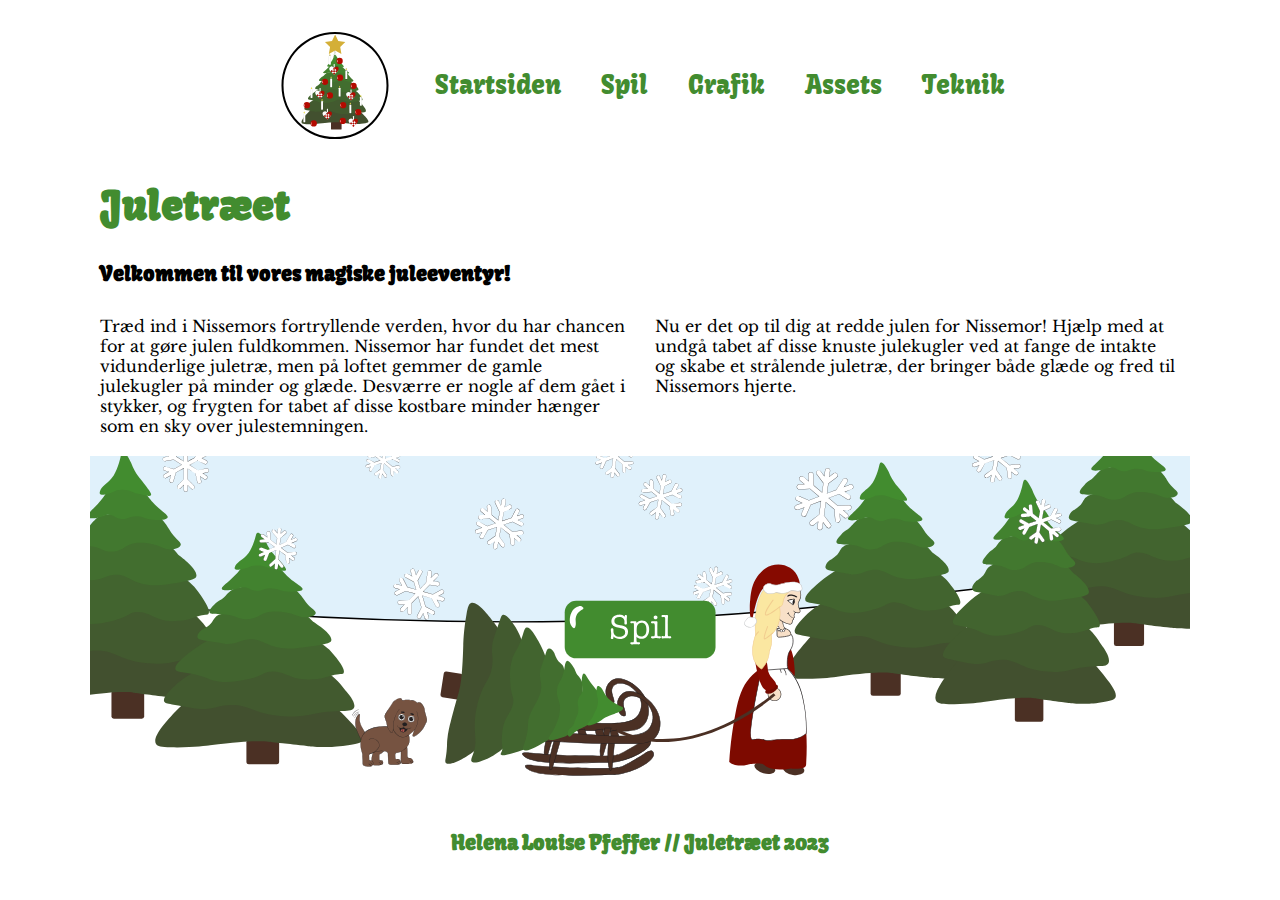
<file: index.html>
<!DOCTYPE html>
<html lang="da">
  <head>
    <meta charset="UTF-8" />
    <meta name="viewport" content="width=device-width, initial-scale=1.0" />
    <title>Startside</title>
    <link rel="stylesheet" href="general.css" />
    <link rel="stylesheet" href="animation.css" />
    <link rel="stylesheet" href="layout.css" />
    <meta name="robots" content="noindex" />
    <link rel="preconnect" href="https://fonts.googleapis.com" />
    <link rel="preconnect" href="https://fonts.gstatic.com" crossorigin />
    <link
      href="https://fonts.googleapis.com/css2?family=Kavoon&display=swap"
      rel="stylesheet"
    />
    <link rel="preconnect" href="https://fonts.googleapis.com" />
    <link rel="preconnect" href="https://fonts.gstatic.com" crossorigin />
    <link
      href="https://fonts.googleapis.com/css2?family=Libre+Baskerville&display=swap"
      rel="stylesheet"
    />
    <link rel="apple-touch-icon" sizes="180x180" href="/apple-touch-icon.png" />
    <link
      rel="icon"
      type="image/png"
      sizes="32x32"
      href="favicon_io/favicon-32x32.png"
    />
    <link
      rel="icon"
      type="image/png"
      sizes="16x16"
      href="favicon_io/favicon-16x16.png"
    />
    <link rel="manifest" href="/site.webmanifest" />
  </head>
  <body>
    <header>
      <nav>
        <a href="index.html">
          <img id="logo" src="img/logo.svg" alt="Logo" />
        </a>
        <ul>
          <li><a href="index.html">Startsiden</a></li>
          <li><a href="spil.html">Spil</a></li>
          <li><a href="grafik.html">Grafik</a></li>
          <li><a href="assets.html">Assets</a></li>
          <li><a href="teknik.html">Teknik</a></li>
        </ul>
      </nav>
    </header>
    <main>
      <h1>Juletræet</h1>

      <button class="forside_knap" onclick="window.location.href='spil.html';">
        <img src="img/knap_spil.svg" alt="forside knap" />
      </button>
      <h3>Velkommen til vores magiske juleeventyr!</h3>
      <div class="index_tekst">
        <div>
          <p>
            Træd ind i Nissemors fortryllende verden, hvor du har chancen for at
            gøre julen fuldkommen. Nissemor har fundet det mest vidunderlige
            juletræ, men på loftet gemmer de gamle julekugler på minder og
            glæde. Desværre er nogle af dem gået i stykker, og frygten for tabet
            af disse kostbare minder hænger som en sky over julestemningen.
          </p>
        </div>

        <div>
          <p>
            Nu er det op til dig at redde julen for Nissemor! Hjælp med at undgå
            tabet af disse knuste julekugler ved at fange de intakte og skabe et
            strålende juletræ, der bringer både glæde og fred til Nissemors
            hjerte.
          </p>
        </div>
      </div>
      <img
        class="index_billede"
        src="img/spil_1.svg"
        alt="Nissemor med sin hund og et fældet juletræ"
      />
    </main>
    <footer>
      <h4>Helena Louise Pfeffer // Juletræet 2023</h4>
    </footer>
    <script src="js.js"></script>
  </body>
</html>
</file>
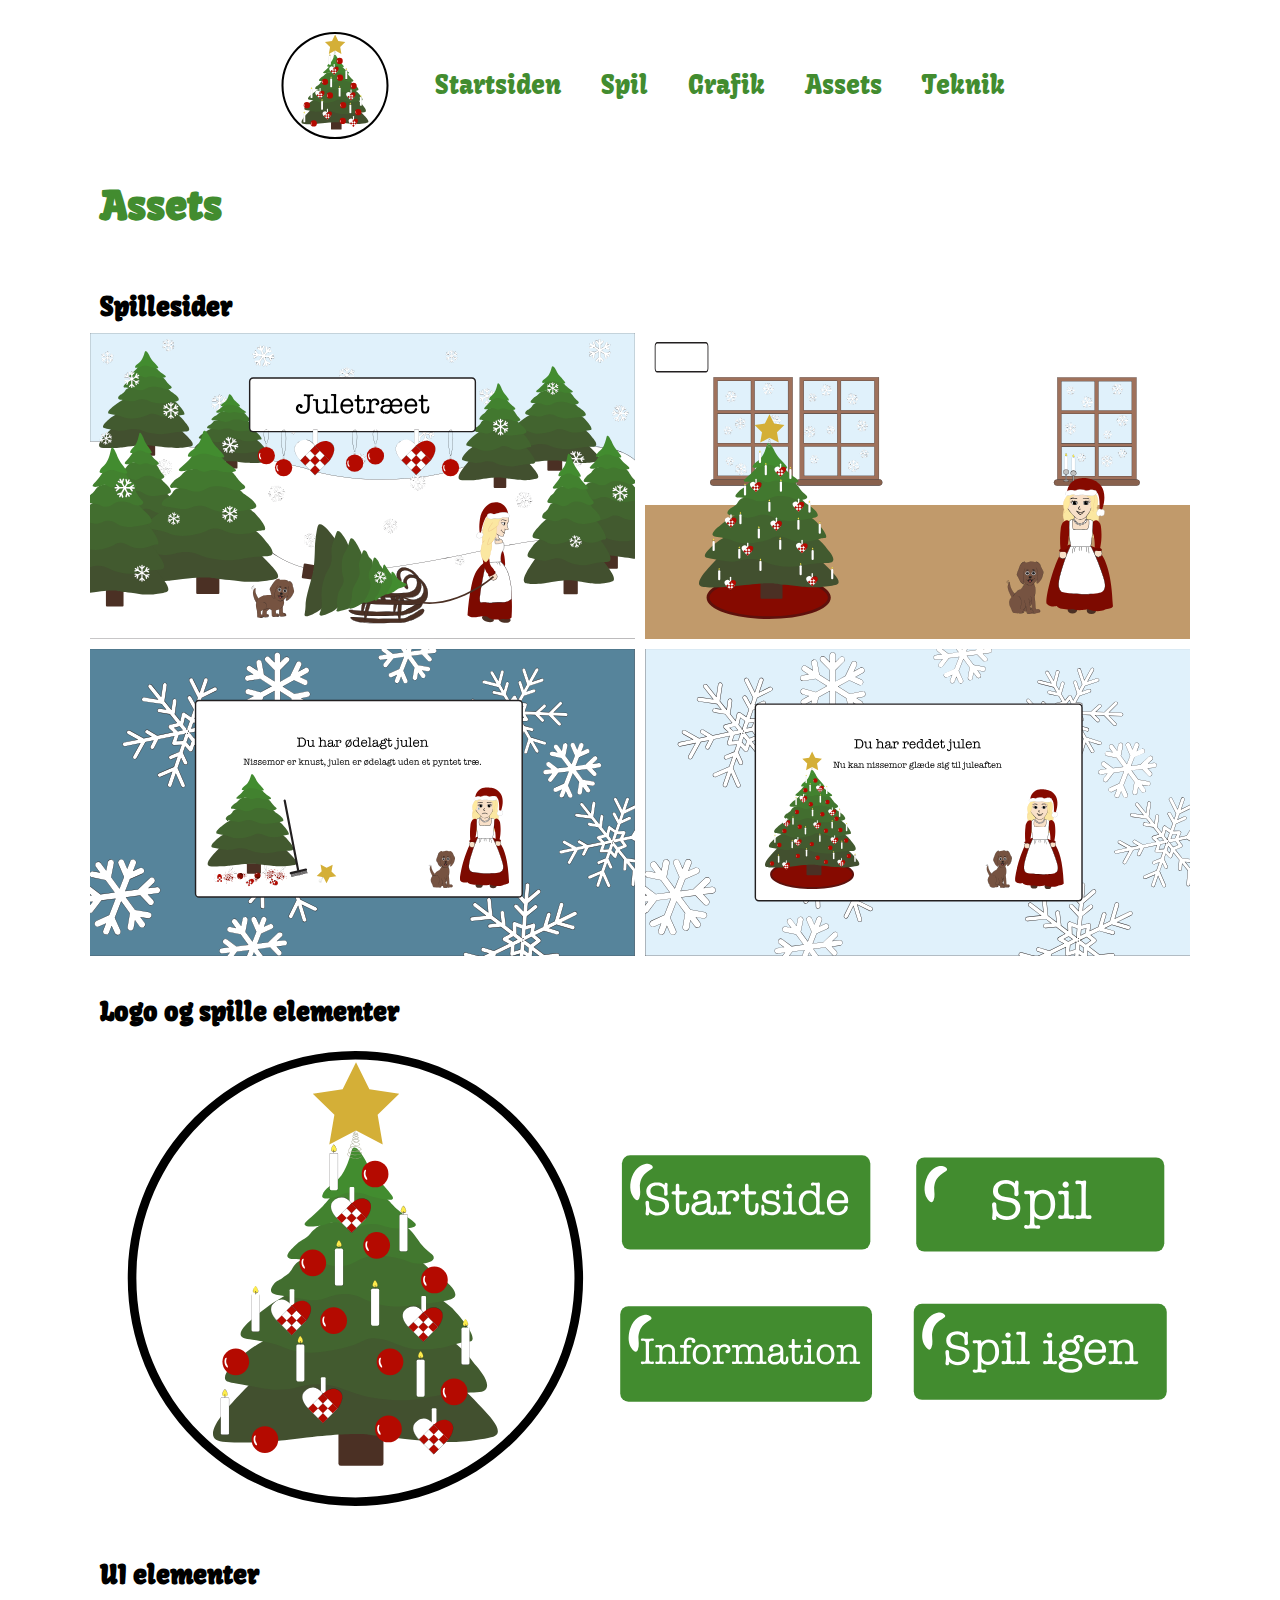
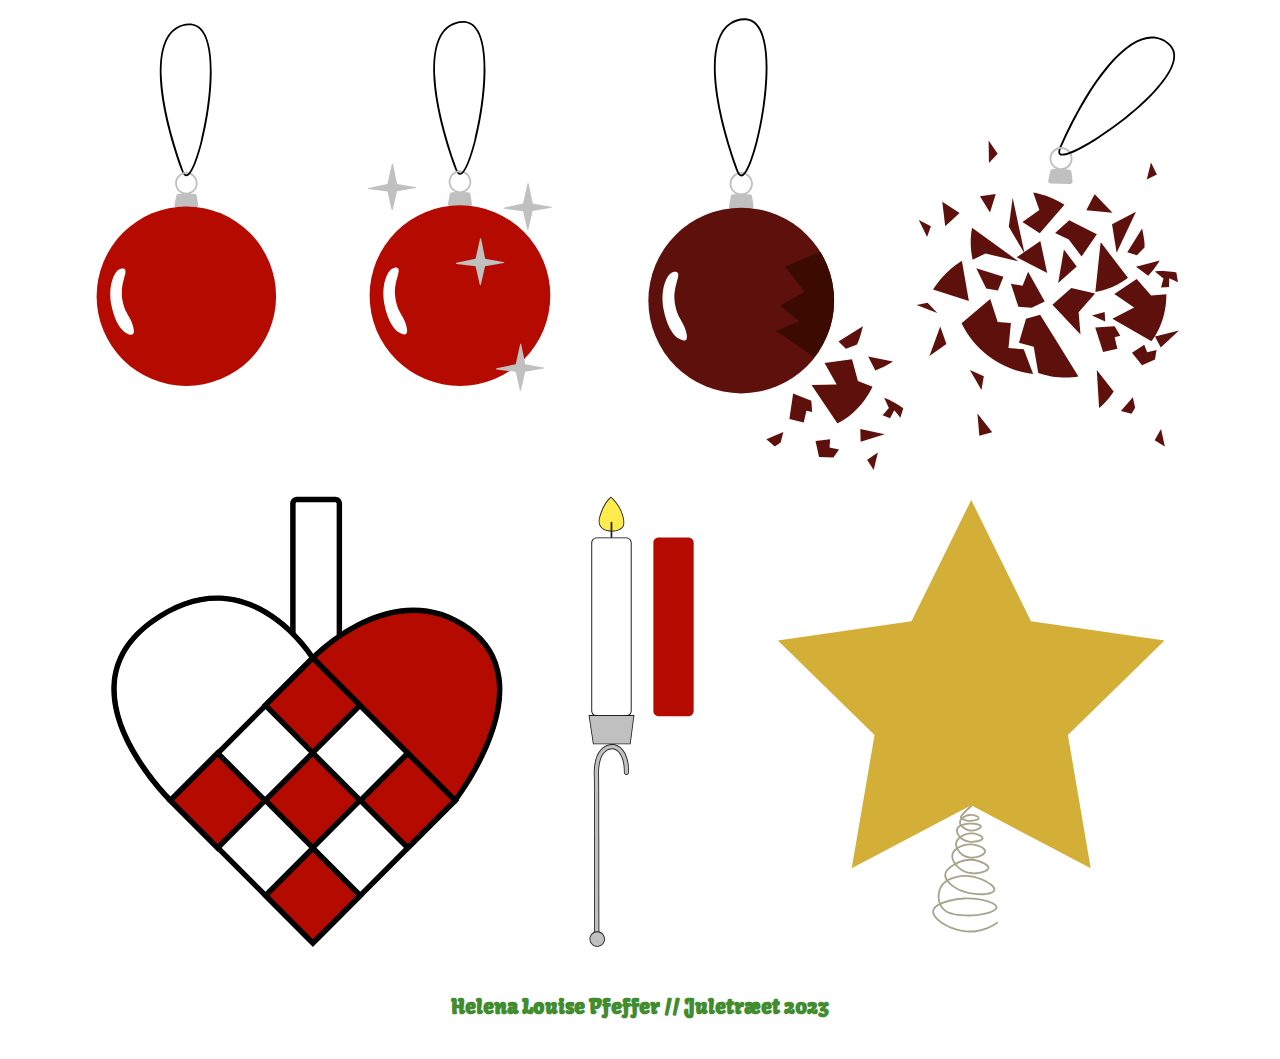
<file: assets.html>
<!DOCTYPE html>
<html lang="da">
  <head>
    <meta charset="UTF-8" />
    <meta name="viewport" content="width=device-width, initial-scale=1.0" />
    <title>Assets</title>
    <link rel="stylesheet" href="general.css" />
    <link rel="stylesheet" href="animation.css" />
    <link rel="stylesheet" href="layout.css" />
    <meta name="robots" content="noindex" />
    <link rel="preconnect" href="https://fonts.googleapis.com" />
    <link rel="preconnect" href="https://fonts.gstatic.com" crossorigin />
    <link
      href="https://fonts.googleapis.com/css2?family=Kavoon&display=swap"
      rel="stylesheet"
    />
    <link rel="preconnect" href="https://fonts.googleapis.com" />
    <link rel="preconnect" href="https://fonts.gstatic.com" crossorigin />
    <link
      href="https://fonts.googleapis.com/css2?family=Libre+Baskerville&display=swap"
      rel="stylesheet"
    />
    <link rel="apple-touch-icon" sizes="180x180" href="/apple-touch-icon.png" />
    <link
      rel="icon"
      type="image/png"
      sizes="32x32"
      href="favicon_io/favicon-32x32.png"
    />
    <link
      rel="icon"
      type="image/png"
      sizes="16x16"
      href="favicon_io/favicon-16x16.png"
    />
    <link rel="manifest" href="/site.webmanifest" />
  </head>
  <body>
    <header>
      <nav>
        <a href="index.html">
          <img id="logo" src="img/logo.svg" alt="Logo" />
        </a>
        <ul>
          <li><a href="index.html">Startsiden</a></li>
          <li><a href="spil.html">Spil</a></li>
          <li><a href="grafik.html">Grafik</a></li>
          <li><a href="assets.html">Assets</a></li>
          <li><a href="teknik.html">Teknik</a></li>
        </ul>
      </nav>
    </header>
    <main>
      <h1>Assets</h1>
      <h2>Spillesider</h2>
      <div class="Spillesider">
        <img class="Spilleside_1" src="img/startside.svg" alt="Startside" />
        <img class="Spilleside_2" src="img/spiludenboks.svg" alt="Spil" />
        <img class="Spilleside_3" src="img/tabt.svg" alt="Game over" />
        <img class="Spilleside_4" src="img/vundet.svg" alt="Level complete" />
      </div>
      <h2>Logo og spille elementer</h2>
      <img src="img/Artboard.svg" alt="knapper" />
      <h2>UI elementer</h2>
      <img src="img/julekugler.svg" alt="Julekugler" />
      <img src="img/elementer.svg" alt="Liv, tid, point" />
      <script src="js.js"></script>
    </main>
    <footer>
      <h4>Helena Louise Pfeffer // Juletræet 2023</h4>
    </footer>
  </body>
</html>
</file>
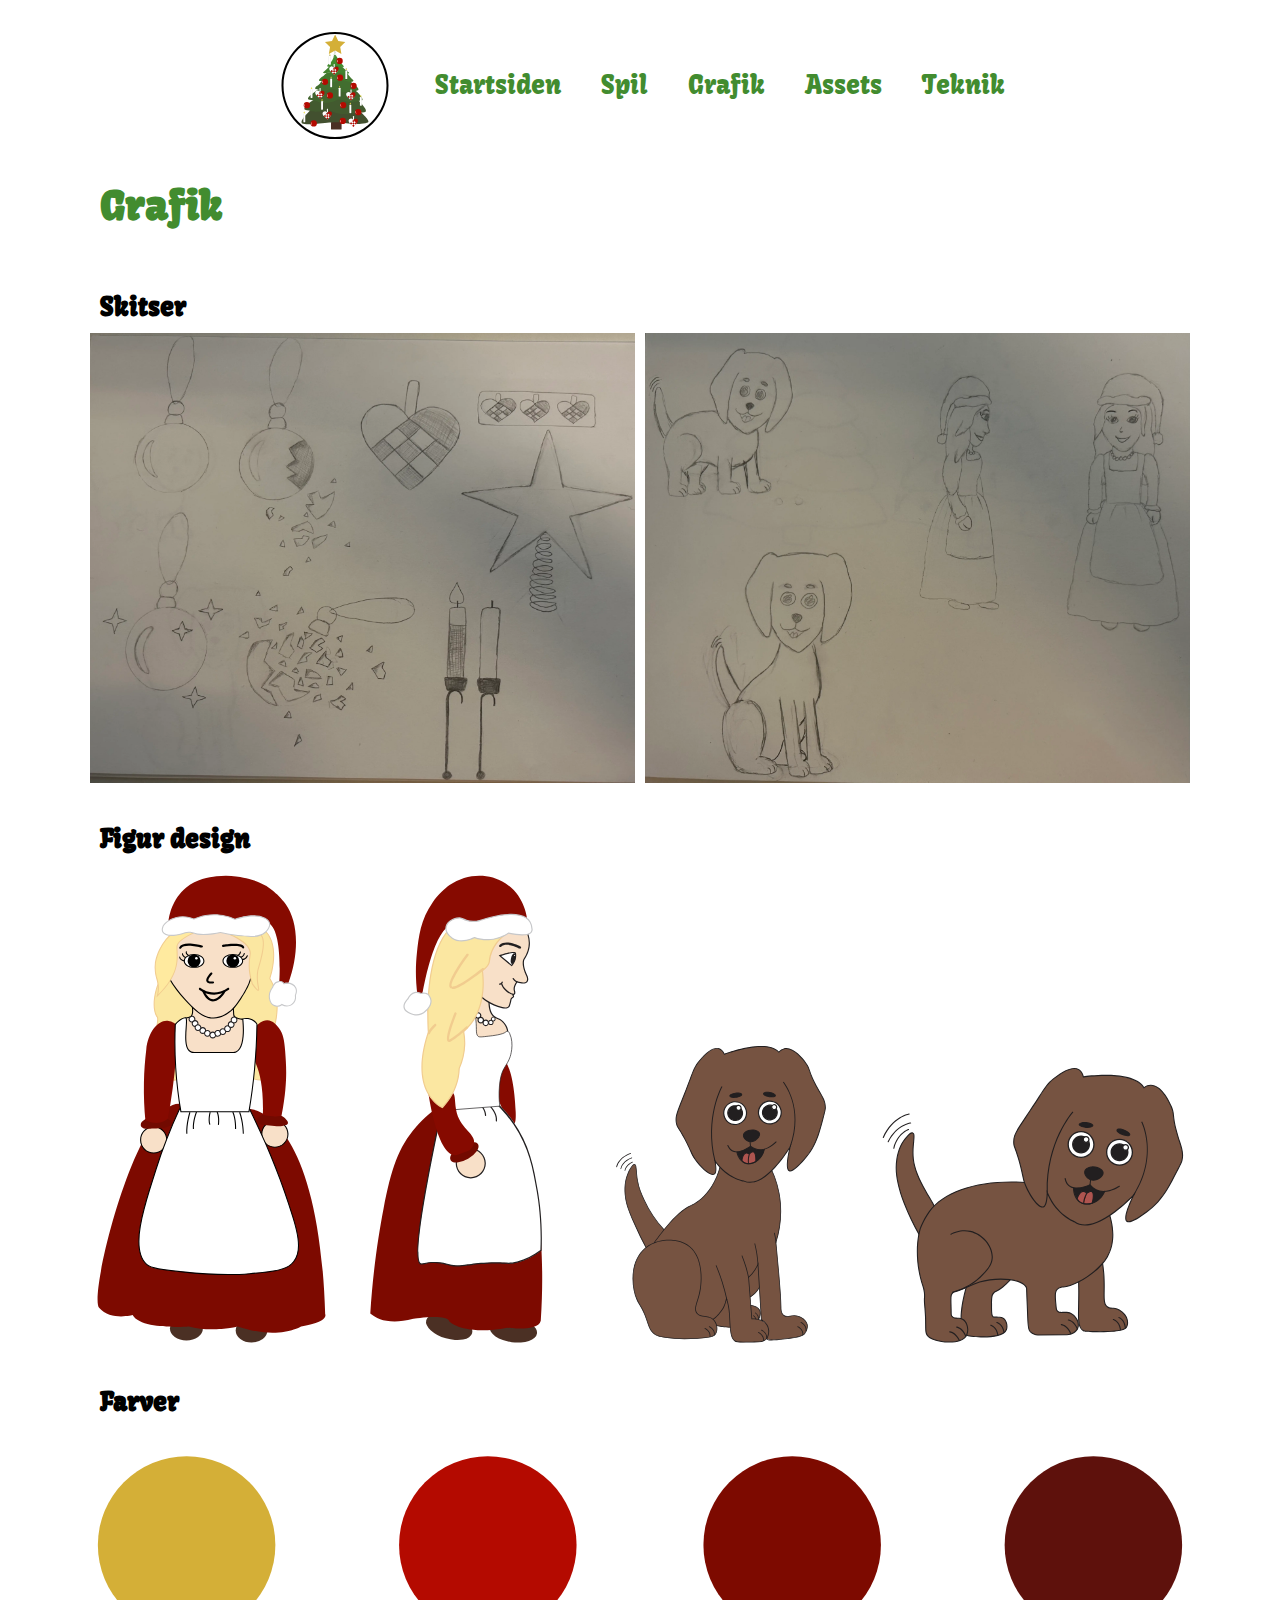
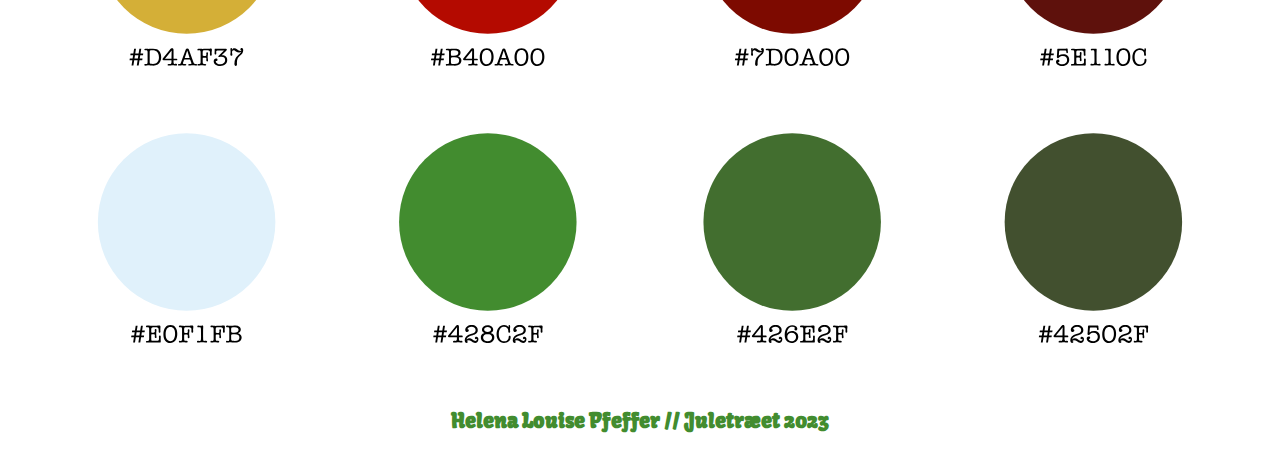
<file: grafik.html>
<!DOCTYPE html>
<html lang="da">
  <head>
    <meta charset="UTF-8" />
    <meta name="viewport" content="width=device-width, initial-scale=1.0" />
    <title>Grafik</title>
    <link rel="stylesheet" href="general.css" />
    <link rel="stylesheet" href="animation.css" />
    <link rel="stylesheet" href="layout.css" />
    <meta name="robots" content="noindex" />
    <link rel="preconnect" href="https://fonts.googleapis.com" />
    <link rel="preconnect" href="https://fonts.gstatic.com" crossorigin />
    <link
      href="https://fonts.googleapis.com/css2?family=Kavoon&display=swap"
      rel="stylesheet"
    />
    <link rel="preconnect" href="https://fonts.googleapis.com" />
    <link rel="preconnect" href="https://fonts.gstatic.com" crossorigin />
    <link
      href="https://fonts.googleapis.com/css2?family=Libre+Baskerville&display=swap"
      rel="stylesheet"
    />
    <link rel="apple-touch-icon" sizes="180x180" href="/apple-touch-icon.png" />
    <link
      rel="icon"
      type="image/png"
      sizes="32x32"
      href="favicon_io/favicon-32x32.png"
    />
    <link
      rel="icon"
      type="image/png"
      sizes="16x16"
      href="favicon_io/favicon-16x16.png"
    />
    <link rel="manifest" href="/site.webmanifest" />
  </head>
  <body>
    <header>
      <nav>
        <a href="index.html">
          <img id="logo" src="img/logo.svg" alt="Logo" />
        </a>
        <ul>
          <li><a href="index.html">Startsiden</a></li>
          <li><a href="spil.html">Spil</a></li>
          <li><a href="grafik.html">Grafik</a></li>
          <li><a href="assets.html">Assets</a></li>
          <li><a href="teknik.html">Teknik</a></li>
        </ul>
      </nav>
    </header>
    <main>
      <h1>Grafik</h1>
      <h2>Skitser</h2>
      <div class="Skitse_grid">
        <img class="billede_1" src="img/IMG_7139.webp" alt="Skitse1" />
        <img class="billede_2" src="img/IMG_7140.webp" alt="Skitse2" />
      </div>
      <h2>Figur design</h2>
      <img src="img/figurer.svg" alt="Figurer" />
      <h2>Farver</h2>
      <img src="img/Farver.svg" alt="Farver" />
    </main>
    <footer>
      <h4>Helena Louise Pfeffer // Juletræet 2023</h4>
    </footer>
    <script src="js.js"></script>
  </body>
</html>
</file>
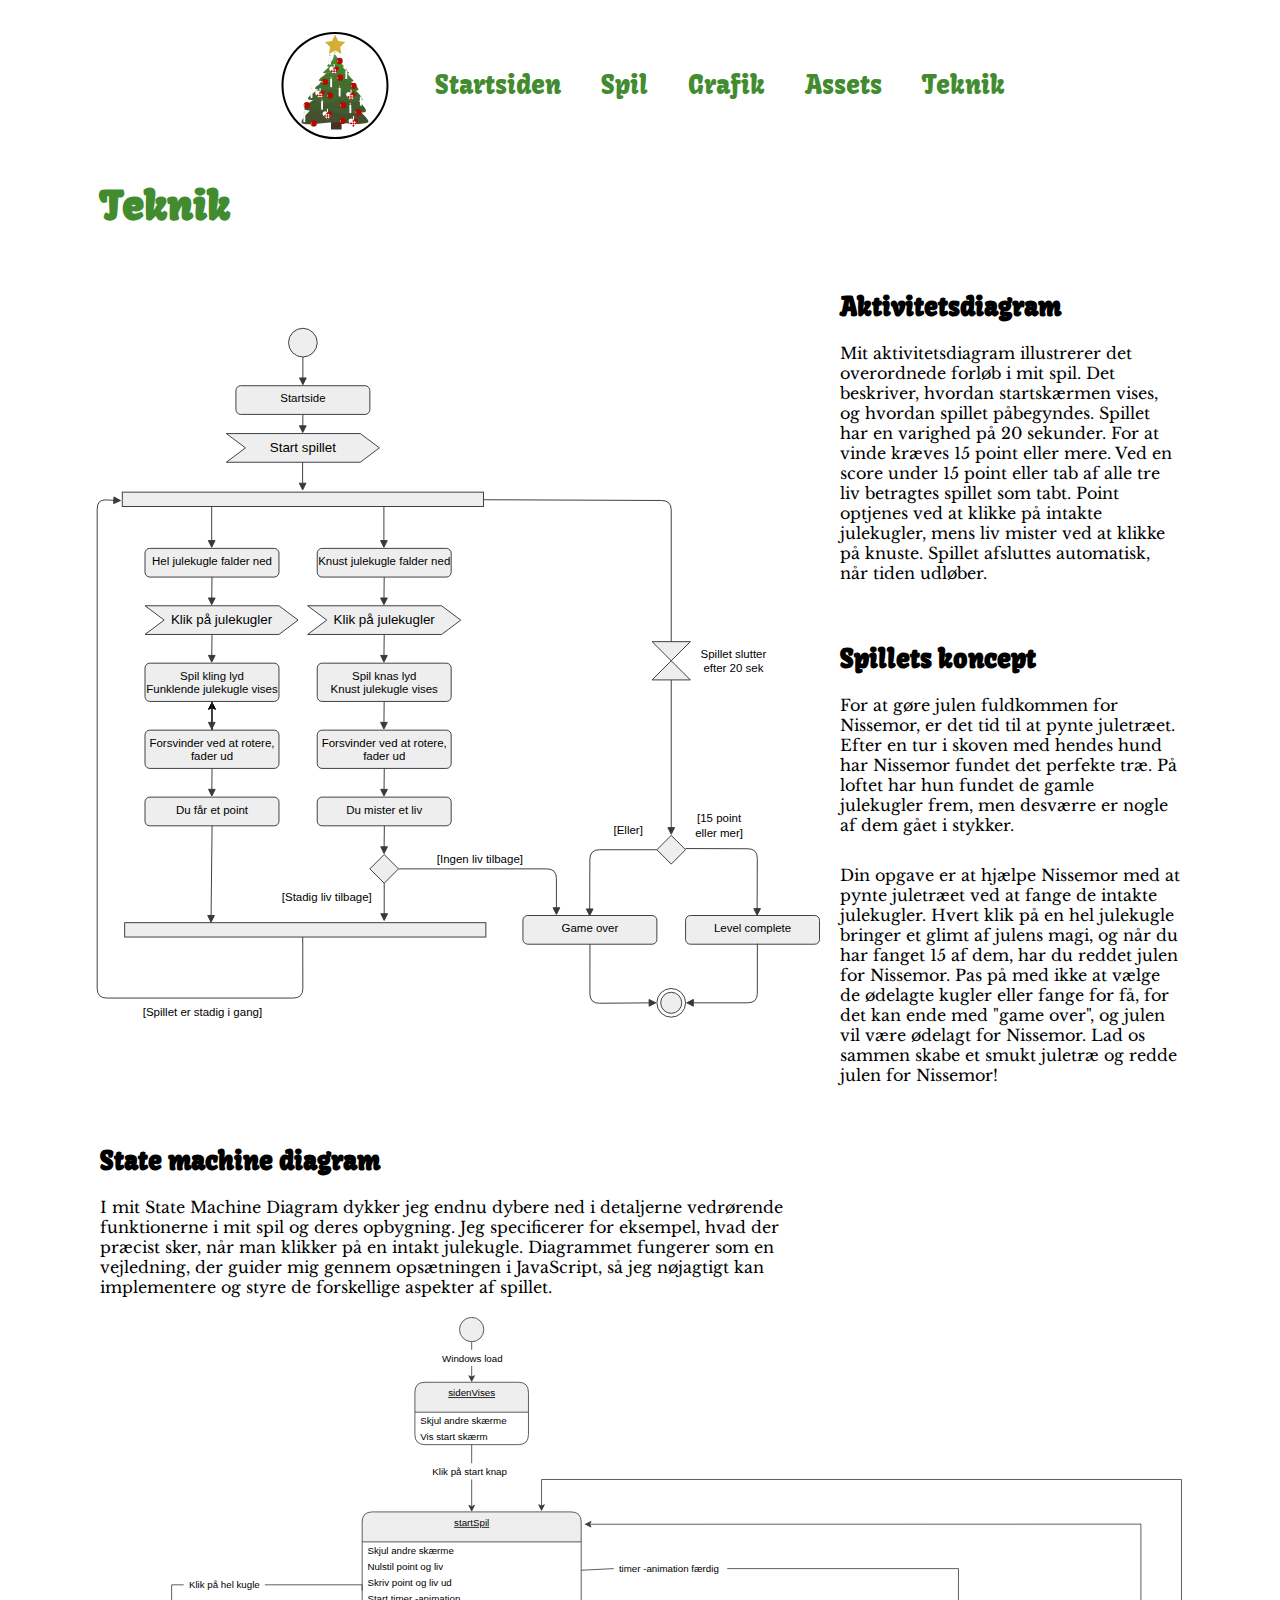
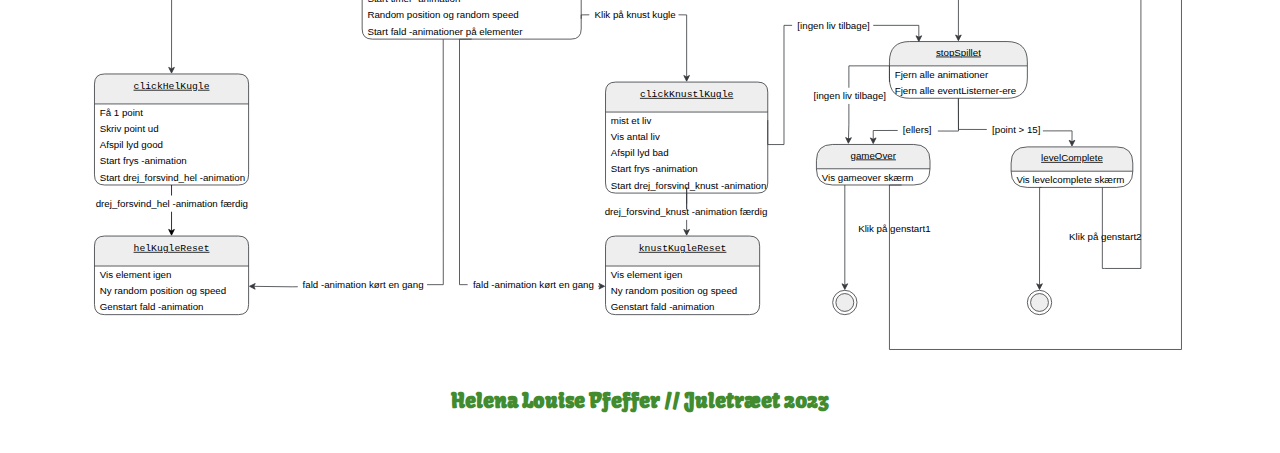
<file: teknik.html>
<!DOCTYPE html>
<html lang="da">
  <head>
    <meta charset="UTF-8" />
    <meta name="viewport" content="width=device-width, initial-scale=1.0" />
    <title>Teknik</title>
    <link rel="stylesheet" href="general.css" />
    <link rel="stylesheet" href="animation.css" />
    <link rel="stylesheet" href="layout.css" />
    <meta name="robots" content="noindex" />
    <link rel="preconnect" href="https://fonts.googleapis.com" />
    <link rel="preconnect" href="https://fonts.gstatic.com" crossorigin />
    <link
      href="https://fonts.googleapis.com/css2?family=Kavoon&display=swap"
      rel="stylesheet"
    />
    <link rel="preconnect" href="https://fonts.googleapis.com" />
    <link rel="preconnect" href="https://fonts.gstatic.com" crossorigin />
    <link
      href="https://fonts.googleapis.com/css2?family=Libre+Baskerville&display=swap"
      rel="stylesheet"
    />
    <link rel="apple-touch-icon" sizes="180x180" href="/apple-touch-icon.png" />
    <link
      rel="icon"
      type="image/png"
      sizes="32x32"
      href="favicon_io/favicon-32x32.png"
    />
    <link
      rel="icon"
      type="image/png"
      sizes="16x16"
      href="favicon_io/favicon-16x16.png"
    />
    <link rel="manifest" href="/site.webmanifest" />
  </head>
  <body>
    <header>
      <nav>
        <a href="index.html">
          <img id="logo" src="img/logo.svg" alt="Logo" />
        </a>
        <ul>
          <li><a href="index.html">Startsiden</a></li>
          <li><a href="spil.html">Spil</a></li>
          <li><a href="grafik.html">Grafik</a></li>
          <li><a href="assets.html">Assets</a></li>
          <li><a href="teknik.html">Teknik</a></li>
        </ul>
      </nav>
    </header>
    <main>
      <h1>Teknik</h1>
      <div class="aktivitetsdiagram">
        <img
          class="aktivitetsdiagram_billede"
          src="img/diagram01.svg"
          alt="Aktivitetsdiagram"
        />
        <div>
          <h2>Aktivitetsdiagram</h2>
          <p>
            Mit aktivitetsdiagram illustrerer det overordnede forløb i mit spil.
            Det beskriver, hvordan startskærmen vises, og hvordan spillet
            påbegyndes. Spillet har en varighed på 20 sekunder. For at vinde
            kræves 15 point eller mere. Ved en score under 15 point eller tab af
            alle tre liv betragtes spillet som tabt. Point optjenes ved at
            klikke på intakte julekugler, mens liv mister ved at klikke på
            knuste. Spillet afsluttes automatisk, når tiden udløber.
          </p>

          <h2>Spillets koncept</h2>
          <p>
            For at gøre julen fuldkommen for Nissemor, er det tid til at pynte
            juletræet. Efter en tur i skoven med hendes hund har Nissemor fundet
            det perfekte træ. På loftet har hun fundet de gamle julekugler frem,
            men desværre er nogle af dem gået i stykker.
          </p>
          <p>
            Din opgave er at hjælpe Nissemor med at pynte juletræet ved at fange
            de intakte julekugler. Hvert klik på en hel julekugle bringer et
            glimt af julens magi, og når du har fanget 15 af dem, har du reddet
            julen for Nissemor. Pas på med ikke at vælge de ødelagte kugler
            eller fange for få, for det kan ende med "game over", og julen vil
            være ødelagt for Nissemor. Lad os sammen skabe et smukt juletræ og
            redde julen for Nissemor!
          </p>
        </div>
      </div>

      <div class="state_machine_diagram">
        <h2>State machine diagram</h2>
        <p>
          I mit State Machine Diagram dykker jeg endnu dybere ned i detaljerne
          vedrørende funktionerne i mit spil og deres opbygning. Jeg
          specificerer for eksempel, hvad der præcist sker, når man klikker på
          en intakt julekugle. Diagrammet fungerer som en vejledning, der guider
          mig gennem opsætningen i JavaScript, så jeg nøjagtigt kan implementere
          og styre de forskellige aspekter af spillet.
        </p>
      </div>
      <img src="img/diagram1.svg" alt="State Machine Diagram" />
    </main>
    <footer>
      <h4>Helena Louise Pfeffer // Juletræet 2023</h4>
    </footer>
    <script src="js.js"></script>
  </body>
</html>
</file>
<file: general.css>
/*spil*/
#screen{
    width: 100%;
    aspect-ratio: 16/9;
    position: relative;
    overflow: hidden;
    }
    
    #game{
        width: 100%;
        height: 100%;
        position: absolute;
        top: 0;
        left: 0;
    }
    
    #start{
        width: 100%;
        height: 100%;
        position: absolute;
        top: 0;
        left: 0;
        background-image: url(img/startside.svg);
        background-size: cover;
    }

    #information{
        width: 100%;
        height: 100%;
        position: absolute;
        top: 0;
        left: 0;
        background-image: url(img/infomation.svg);
        background-size: cover;
        /*pointer-events: none;*/
    }
    
    #game_over{
        width: 100%;
        height: 100%;
        position: absolute;
        top: 0;
        left: 0;
        background-image: url(img/tabt.svg);
        background-size: cover;
    }
    
    #level_complete{
        width: 100%;
        height: 100%;
        position: absolute;
        top: 0;
        left: 0;
        background-image: url(img/vundet.svg);
        background-size: cover; 
    }
    
    #game_background{
        width: 100%;
        height: 100%;
        position: absolute;
        top: 0;
        left: 0;
        background-image: url(img/spiludenboks.svg);
        background-size: cover;
    }
    
    #game_elements{
        width: 100%;
        height: 100%;
        position: absolute;
        top: 0;
        left: 0; 
    }
    
    #game_ui{
        width: 100%;
        height: 100%;
        position: absolute;
        top: 0;
        left: 0;
        pointer-events: none;
    }

    #hel_kugle_container, #hel_kugle_container_2, #hel_kugle_container_3{
        position: absolute;
        width: 6%;
        aspect-ratio: 1/2;
    }
    
    #hel_kugle_sprite, #hel_kugle_sprite_2, #hel_kugle_sprite_3{
        width: 100%;
        height: 100%;
        background-image: url(img/hel_kugle.svg);
        background-size: cover;
    }

    #knust_kugle_container, #knust_kugle_container_2{
        position: absolute;
        width: 8%;
        aspect-ratio: 5/9;
    }
    
    #knust_kugle_sprite, #knust_kugle_sprite_2{
        width: 100%;
        height: 100%;
        background-image: url(img/oedelagt_kugle.svg);
        background-size: cover;
    }

    #score_board{
        position: absolute;
        width: 8%;
        aspect-ratio: 8/9;
        top: 15%;
        left: 4.5%;
        background-image: url(img/stjerne.svg);
        background-size: cover;
    }
    
    #life_board_1{
        position: absolute;
        width: 4%;
        aspect-ratio: 6/7;
        top: 3.7%;
        left: 3%;
        background-image: url(img/julehjerte.svg);
        background-size: cover;
    }

    /*#life_board_2{
        position: absolute;
        width: 4%;
        aspect-ratio: 6/7;
        top: 2.5%;
        left: 12%;
        background-image: url(img/julehjerte.svg);
        background-size: cover;
    }

    #life_board_3{
        position: absolute;
        width: 4%;
        aspect-ratio: 6/7;
        top: 2.5%;
        left: 7.5%;
        background-image: url(img/julehjerte.svg);
        background-size: cover;
    }*/

    #score_board_tal{
        position: absolute;
        top: 22%;
        left: 8.2%;
        scale: 2;
        color: #fff;
    }

    #life_board_tal{
        position: absolute;
        top: 7%;
        left: 9%;
        scale: 2;
    }




   .hide{
    display: none;
  }

  #game_over_points, #level_complete_points{
    position: absolute;
    top: 36%;
    left: 13%;
    font-family: 'Courier New', Courier, monospace;
  }

  #start_knap{
    position: absolute;
    top: 55%;
    left: 50%;
    transform: translate(-110%, -50%);
    width: 15%;
    aspect-ratio: 13/5;
    background-image: url(img/knap_spil.svg);
    background-size: cover;
  }

  #information_knap{
    position: absolute;
    top: 55%;
    left: 50%;
    transform: translate(10%, -50%);
    width: 15%;
    aspect-ratio: 13/5;
    background-image: url(img/knap_information.svg);
    background-size: cover;
  }

  #genstart1, #genstart2{
    position: absolute;
    top: 50%;
    left: 50%;
    transform: translate(10%, -50%);
    width: 10%;
    aspect-ratio: 13/5;
    background-image: url(img/knap_spil_igen.svg);
    background-size: cover;
  }

  #genstart11, #genstart22{
    position: absolute;
    top: 50%;
    left: 50%;
    transform: translate(-110%, -50%);
    width: 10%;
    aspect-ratio: 13/5;
    background-image: url(img/knap_startside.svg);
    background-size: cover;
  }

  #genstart33{
    position: absolute;
    top: 70%;
    left: 50%;
    transform: translate(-50%, -50%);
    width: 12%;
    aspect-ratio: 13/5;
    background-image: url(img/knap_startside.svg);
    background-size: cover;
  }

  /*#game_over_points, #level_complete_points{
    position: absolute;
    top: 50%;
    left: 50%;
    transform: translate(-50%, -50%);
    font-family: 'Courier New', Courier, monospace;
  }*/
</file>
<file: animation.css>
.fald {
    animation-name: fald_kf;
    animation-duration: 4s;
    animation-iteration-count: infinite;
    animation-timing-function: linear;
    animation-fill-mode: both;
  }
  
  @keyframes fald_kf {
    0% {
        transform: translateY(-110%);
    }
  
    100% {
      transform: translateY(450%);
    }
  }

  .frys {
    animation-play-state: paused;
  }

  /*position*/
  .pos1 {
    left: 10%;
  }
  
  .pos2 {
    left: 20%;
  }

  .pos3 {
    left: 30%;
  }
  
  .pos4 {
    left: 40%;
  }

  .pos5 {
    left: 50%;
  }

  .pos6 {
    left: 60%;
  }

  .pos7 {
    left: 70%;
  }

  .pos8 {
    left: 80%;
  }

  .pos9 {
    left: 90%;
  }


  /*Speed*/
  .speed1{
    animation-duration: 1.5s;
  }

  .speed2{
    animation-duration: 1.75s;
  }

  .speed3{
    animation-duration: 2s;
  }

  .speed4{
    animation-duration: 2.2s;
  }

  .speed5{
    animation-duration: 2.4s;
  }

  .speed6{
    animation-duration: 2.6s;
  }


  /*delay*/
  .delay1{
    animation-delay: .5s;
  }

  .delay2{
    animation-delay: .75s;
  }

  .delay3{
    animation-delay: 1s;
  }

  .drej_forsvind_knust {
    animation-name: drej_forsvind_knust_kf;
    animation-duration: 1s;
    animation-iteration-count: 1;
    animation-timing-function: linear;
    animation-fill-mode: both;
  }
  
  @keyframes drej_forsvind_knust_kf {
    0% {
      transform: rotate(0);
    }

    50%{
        background-image: url(img/oedelagt_kugle_2.svg);
    }
  
    100% {
      transform: rotate(360deg);
      background-image: url(img/oedelagt_kugle_2.svg);
      opacity: 0;
    } 
  }

  .drej_forsvind_hel {
    animation-name: drej_forsvind_hel_kf;
    animation-duration: 1s;
    animation-iteration-count: 1;
    animation-timing-function: linear;
    animation-fill-mode: both;
  }
  
  @keyframes drej_forsvind_hel_kf {
    0% {
      transform: rotate(0);
    }

    50%{
        background-image: url(img/funklende_kugle.svg);
    }
  
    100% {
      transform: rotate(360deg);
      background-image: url(img/funklende_kugle.svg);
      opacity: 0.7;
    } 
  }


  /*timer*/
#lys{
    position: absolute;
    background-image: url(img/lys_3.svg);
    background-size: cover;
    width: 100%;
    height: 100%;
}

#roed{
    position: absolute;
    background-image: url(img/lys_4.svg);
    background-size: cover;
    width: 80%;
    height: 39.5%; 
    top: 9.3%;
    left: 13%;
}

#time_board{
    position: absolute;
    width: 2%;
    aspect-ratio: 1/9;
    top: 15%;
    left: 2%;
}

.timer{
    animation-name: timer_kf;
    animation-duration: 20s;
    animation-timing-function: linear;
    animation-fill-mode: forwards;
}

@keyframes timer_kf{
    0%{
        clip-path: inset(0 0 0);
    }
    100%{
        clip-path: inset(100% 0 0);  
    }
}

.glow{
    animation: glow_kf 2s infinite linear;
}

@keyframes glow_kf{
    0%{
        filter: drop-shadow(0 0 0 #69e44a);
    }
    50%{
        filter: drop-shadow(0px 0px 8px #5bc540);
    }
    100%{
        filter: drop-shadow(0 0 0 #69e44a);
    }
}
</file>
<file: layout.css>
*{
    margin: 0;
    padding: 0;
    box-sizing: border-box;
}

img{
    width: 100%;
    height: auto;
    display: block;
}

/*menu desktop*/
header{
    position: sticky;
    top: 0;
    background-color: #fff;
  }
nav{
    display: flex;
    align-items: center;
    justify-content: center;
    padding: 5px;
    overflow-x: auto;
}

ul{
    display: flex;
    list-style: none;
}

li a:hover {
 color: #426E2F;
}


nav a{
 /*border-radius: 10px;
 border: #B40A00;
 padding: 10px;
 background-color: #B40A00;
 margin: 4px 2px;*/
 margin: 5px;
 font-size: 15px;
 text-decoration: none;
 color: #428C2F;
 font-family: 'Kavoon', serif;
}

#logo {
    width: 70px;
    height: auto; 
    padding: 2px;
  }



  .forside_knap{
    border: none;
    background-color: #ffffff00;
    cursor: pointer;
    position: absolute;
    top: 580px;
    left: 135px; 
    width: 25%;
  }
  

  /*skrift*/
  p{
    font-family: 'Libre Baskerville', serif;
    padding: 10px;
    padding-bottom: 20px;
  }

  h1{
    font-family: 'Kavoon', serif;
    color: #428C2F;
    padding: 10px;
    font-size: 40px;
    padding-bottom: 20px;
  }

  h2{
    font-family: 'Kavoon', serif;
    color: #000;
    padding: 10px;
    font-size: 25px;
    padding-bottom: 10px;
    padding-top: 40px;
  }

  h3{
    font-family: 'Kavoon', serif;
    color: #000;
    padding: 10px;
    font-size: 20px;
    padding-bottom: 20px;
  }

  h4{
    font-family: 'Kavoon', serif;
    color: #428C2F;
    padding: 10px;
    font-size: 15px;
    padding-bottom: 20px;
  }

  footer{
    display: flex;
    align-items: center;
    justify-content: center;
    padding: 20px;
  }



  @media (min-width:850px){
    main {
        margin: 0 auto 0 auto;
        max-width: 1100px;
       } 

       /*skitser grid*/
       .Skitse_grid{
        display: grid;
        grid-template-columns: 1fr 1fr;
        gap: 10px; 
    }
    
    .billede_1{
        grid-column: 1/2;
        height: 100%;
      }
      
      .billede_2{
        grid-column: 2/3;
        height: 100%;  
      }

      /*Spillesider grid*/
      .Spillesider{
        display: grid;
        grid-template-columns: 1fr 1fr;
        gap: 10px; 
    }
    
    .Spilleside_1{
        grid-column: 1/2;
        height: 100%;
      }
      
      .Spilleside_2{
        grid-column: 2/3;
        height: 100%;  
      }

      /*aktivitetsdiagram grid*/
      .aktivitetsdiagram{
        display: grid;
        grid-template-columns: 1fr 1fr 1fr;
        gap: 10px; 
    }
    
    .aktivitetsdiagram_billede{
        grid-column: 1/3;
        height: 100%;
      }

h4{
font-size: 20px;
 }

 /*state_machine_diagram grid*/
.state_machine_diagram p{
padding-right: 33%;
}


      /*forside grid*/
      .index_tekst{
        display: grid;
        grid-template-columns: 1fr 1fr;
        gap: 10px; 
    }


    .forside_knap{
      border: none;
      background-color: #ffffff00;
      cursor: pointer;
      position: absolute;
      top: 70%;
      left: 50%;
      transform: translate(-50%, -50%);
      width: 12%;
    }


/*Menu*/
nav{
    padding: 5px;
}

nav a{
    font-size: 25px;
    margin: 20px;
   }

   #logo {
    width: 120px;
    padding: 5px;
  }
  }
</file>
